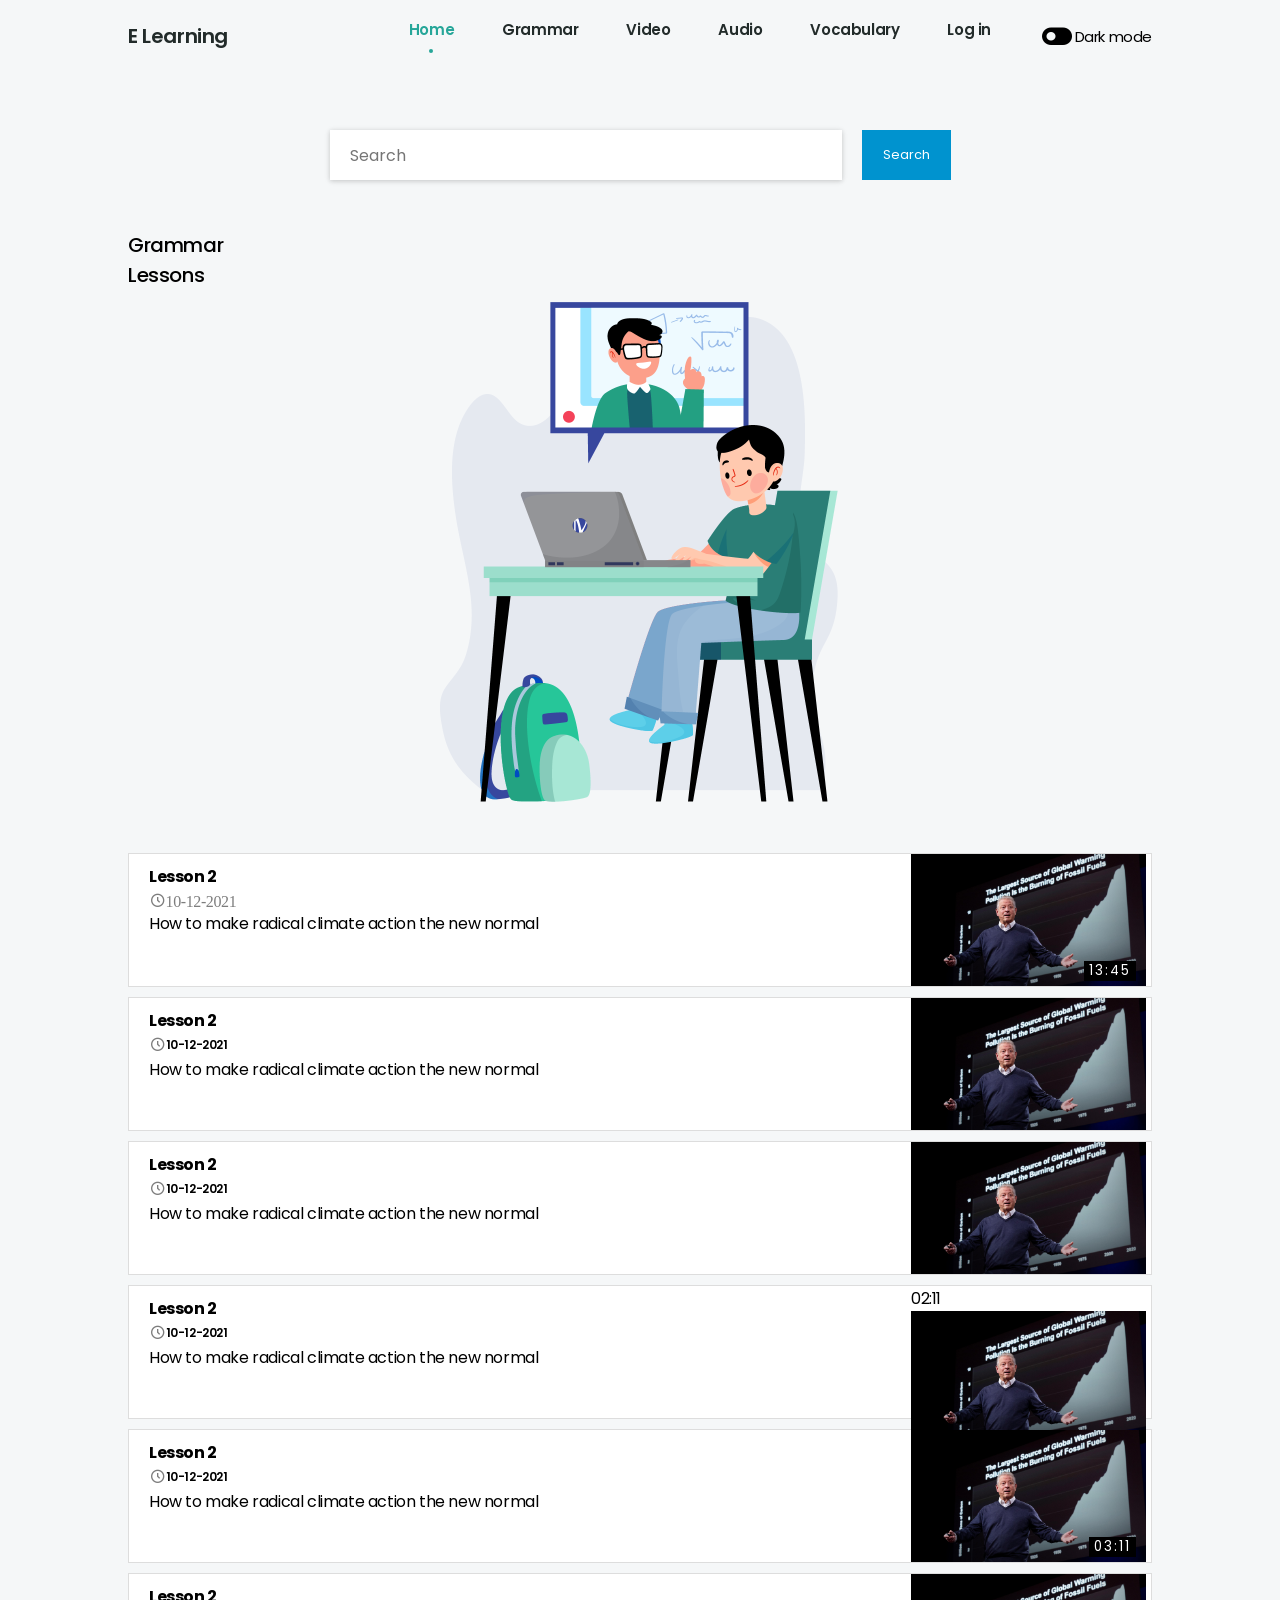
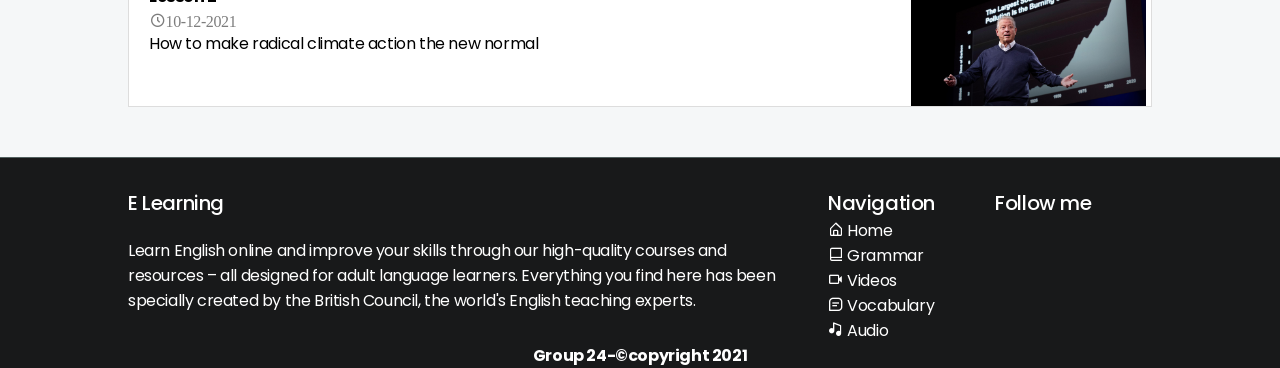
<file: src/html/grammar.html>
<!DOCTYPE html>
<html lang="en">
<head>
    <meta charset="UTF-8">
    <meta name="viewport" content="width=device-width, initial-scale=1.0">
    <title>E Learning</title>
    <link rel = "icon" href ="https://upload.wikimedia.org/wikipedia/commons/5/53/Google_%22G%22_Logo.svg" type = "image/x-icon">
    <link rel="preconnect" href="https://fonts.gstatic.com">
    <link href="https://fonts.googleapis.com/css2?family=Poppins:wght@200;300;400;500;600;700;800;900&display=swap" rel="stylesheet">
    <link href='https://unpkg.com/boxicons@2.0.7/css/boxicons.min.css' rel='stylesheet'>
    <link rel="stylesheet" href="../css/index.css">
    <link rel="stylesheet" href="../css/videoCourses.css">
    <script src="../js/icons.js"></script>
    
</head>
<body>
    <!---------------------TOP NAVIGATION-------------------->
    <header class="header" id="header">
        
    </header>

    <!--------------------SEARCH BAR------------------------>
    <section class="search-course" id="search-bar">
        
    </section>

    <!--------------------- LESSON LISTS------------------->
    <section class="new-lesson" id="new-video-lesson">
        <div class="container">
            <h2>Grammar</h2>
        </div>
        <div class="container">
            <h2>Lessons</h2>
        </div>
        <div class="container video-lesson">
            <div class="video-lesson__image">
                <img src="../../assets/images/group24_image1.png">
            </div>
            <div class="lessons">
                <div class="lesson-card">
                    <div class="lesson-card-left">
                          <a href="grammarLesson.html" class="lesson-card__index">
                              <b>Lesson 2</b>
                          </a>
                          <div class="lesson-card__time">
                            <i class='bx bx-time-five' style='color:#7d7d7d'>10-12-2021</i> 
                          </div>
                          <div class="lesson-card__content">
                            How to make radical climate action the new normal
                          </div>
                    </div>
                    <a href="grammarLesson.html" class="lesson-card-right">
                        <i class="far fa-play-circle"></i>
                        <div class="lesson-length">13:45</div>
                        <img src="../../assets/images/AlGore_2021T-embed.jpg" alt="Anh dai dien">
                    </a>
                    
                </div>
                <div class="lesson-card">
                    <div class="lesson-card-left">
                          <a href="grammarLesson.html" class="lesson-card__index">
                              <b>Lesson 2</b>
                          </a>
                          <div class="lesson-card__time">
                            <i class='bx bx-time-five' style='color:#7d7d7d'></i> 10-12-2021
                          </div>
                          <div class="lesson-card__content">
                            How to make radical climate action the new normal
                          </div>
                    </div>
                    <div class="lesson-card-right">
                        <i class="far fa-play-circle" ></i>
                        <img src="../../assets/images/AlGore_2021T-embed.jpg" alt="Anh dai dien">
                    </div>
                    
                </div>
                <div class="lesson-card">
                    <div class="lesson-card-left">
                          <a href="grammarLesson.html" class="lesson-card__index">
                              <b>Lesson 2</b>
                          </a>
                          <div class="lesson-card__time">
                            <i class='bx bx-time-five' style='color:#7d7d7d'></i> 10-12-2021
                          </div>
                          <div class="lesson-card__content">
                            How to make radical climate action the new normal
                          </div>
                    </div>
                    <a href="#" class="lesson-card-right">
                        <i class="far fa-play-circle"></i>
                        <img src="../../assets/images/AlGore_2021T-embed.jpg" alt="Anh dai dien">
                    </a>
                    
                </div>
                <div class="lesson-card">
                    <div class="lesson-card-left">
                          <a href="grammarLesson.html" class="lesson-card__index">
                              <b>Lesson 2</b>
                          </a>
                          <div class="lesson-card__time">
                            <i class='bx bx-time-five' style='color:#7d7d7d'></i> 10-12-2021
                          </div>
                          <div class="lesson-card__content">
                            How to make radical climate action the new normal
                          </div>
                    </div>
                    <a href="grammarLesson.html" class="lesson-card-right">
                        <i class="far fa-play-circle"></i>
                        <div class="grammarLesson.html">02:11</div>
                        <img src="../../assets/images/AlGore_2021T-embed.jpg" alt="Anh dai dien">
                    </a>
                    
                </div>
                <div class="lesson-card">
                    <div class="lesson-card-left">
                          <a href="grammarLesson.html" class="lesson-card__index">
                              <b>Lesson 2</b>
                          </a>
                          <div class="lesson-card__time">
                            <i class='bx bx-time-five' style='color:#7d7d7d'></i> 10-12-2021
                          </div>
                          <div class="lesson-card__content">
                            How to make radical climate action the new normal
                          </div>
                    </div>
                    <a href="grammarLesson.html" class="lesson-card-right">
                        <i class="far fa-play-circle"></i>
                        <div class="lesson-length">03:11</div>
                        <img src="../../assets/images/AlGore_2021T-embed.jpg" alt="Anh dai dien">
                    </a>
                    
                </div>
                <div class="lesson-card">
                    <div class="lesson-card-left">
                          <a href="grammarLesson.html" class="lesson-card__index">
                              <b>Lesson 2</b>
                          </a>
                          <div class="lesson-card__time">
                            <i class='bx bx-time-five' style='color:#7d7d7d'>10-12-2021</i> 
                          </div>
                          <div class="lesson-card__content">
                            How to make radical climate action the new normal
                          </div>
                    </div>
                    <a href="grammarLesson.html" class="lesson-card-right">
                        <i class="far fa-play-circle"></i>
                        <img src="../../assets/images/AlGore_2021T-embed.jpg" alt="Anh dai dien">
                    </a>
                    
                </div>
            </div>
        </div>
    </section>

    <!----------------------FOOTER----------------------->
    <section class="footer" id="footer">

    </section>

    <!--------------------ADD JS------------------------->
    <script src="../js/navigation.js"></script>
    <script src="../js/searchbar.js"></script>
    <script src="../js/footer.js"></script>
    <script src="../js/darkmode.js"></script>
    <script src="../js/index.js"></script>
</body>
</file>
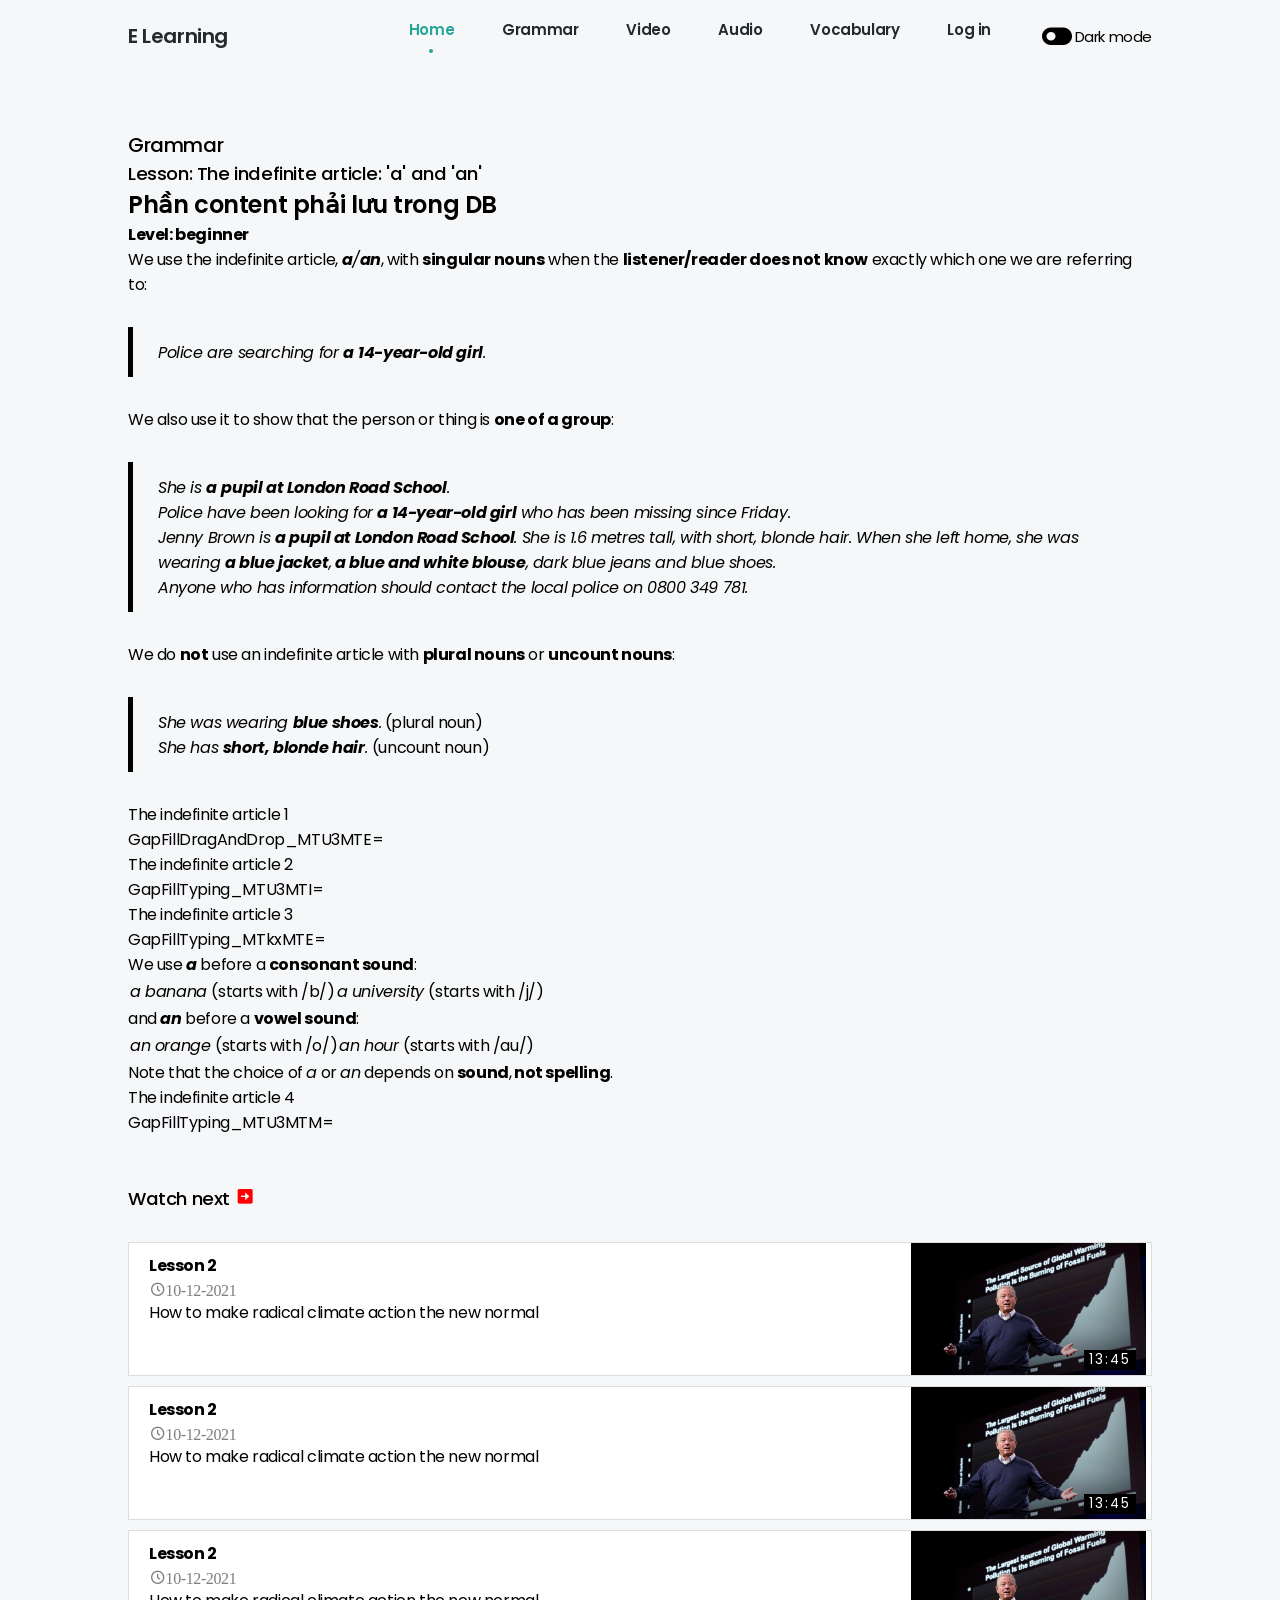
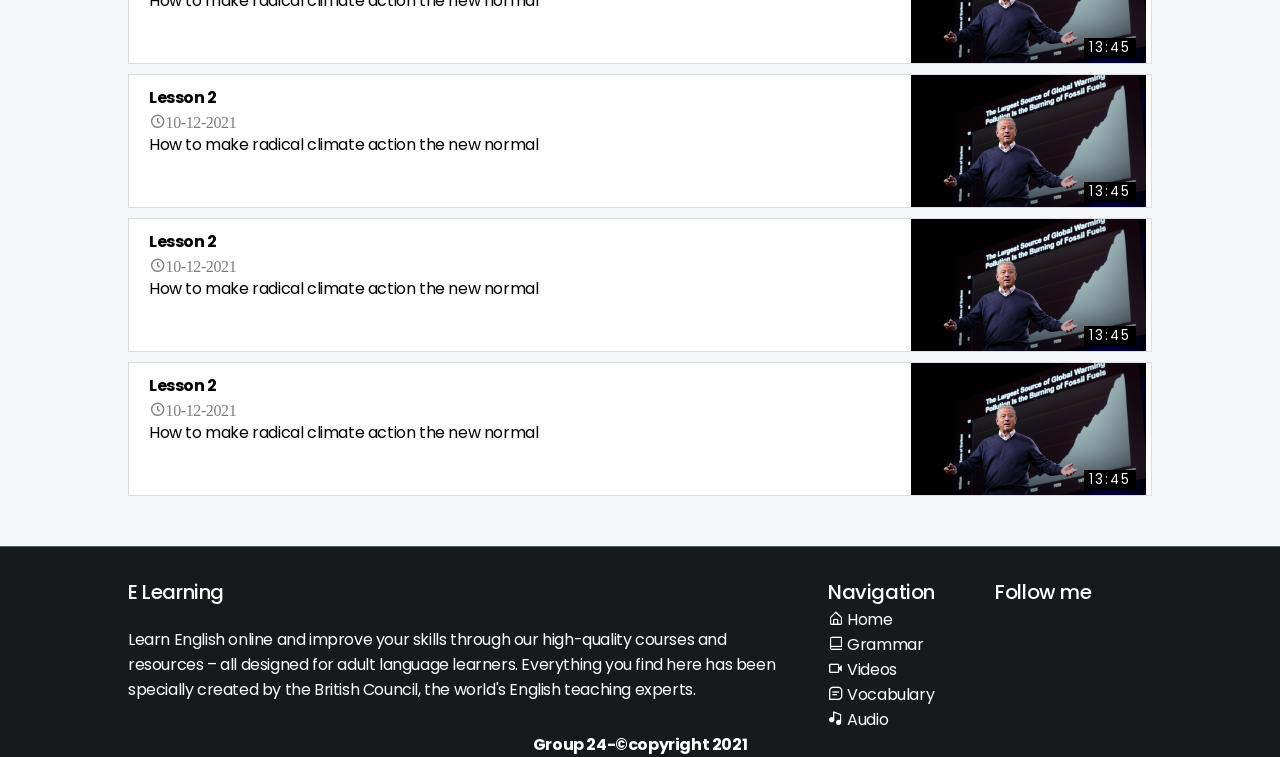
<file: src/html/grammarLesson.html>
<!DOCTYPE html>
<html lang="en">
<head>
    <meta charset="UTF-8">
    <meta name="viewport" content="width=device-width, initial-scale=1.0">
    <title>E Learning</title>
    <link rel = "icon" href ="https://upload.wikimedia.org/wikipedia/commons/5/53/Google_%22G%22_Logo.svg" type = "image/x-icon">
    <link rel="preconnect" href="https://fonts.gstatic.com">
    <link href="https://fonts.googleapis.com/css2?family=Poppins:wght@200;300;400;500;600;700;800;900&display=swap" rel="stylesheet">
    <link href='https://unpkg.com/boxicons@2.0.7/css/boxicons.min.css' rel='stylesheet'>
    <link rel="stylesheet" href="../css/index.css">
    <link rel="stylesheet" href="../css/videoCourses.css">
    <script src="../js/icons.js"></script>
    
</head>
<body onload="loader()">
    <div id="parentLoader" style="height:100vh;">
        <div id="loader"></div>
    </div>
    <div id="content" class="animate-top" >
        <!---------------------TOP NAVIGATION-------------------->
        <header class="header" id="header">
            
        </header>

        <section style="margin-top: 130px;">
            <div class="container">
                <h2>Grammar</h2>
                <h3>Lesson: The indefinite article: 'a' and 'an' </h3>
            </div>
            <div class="container">
                <div class="content">
                    <h1>Phần content phải lưu trong DB</h1>
                    <div class="field field--name-body field--type-text-with-summary field--label-hidden field--item"><p><strong>Level: beginner</strong></p>
        
                        <p>We use the indefinite article, <strong><em>a</em></strong><em>/</em><strong><em>an</em></strong>, with <a href="/node/1349/"><strong>singular nouns</strong></a> when the <strong>listener/reader does not know</strong> exactly which one we are referring to:</p>
                        
                        <blockquote>
                        <p><em>Police are searching for <strong>a</strong> <strong>14-year-old girl</strong>.</em></p>
                        </blockquote>
                        
                        <p>We also use it to show that the person or thing is <strong>one of a group</strong>:</p>
                        
                        <blockquote>
                        <p><em>She is <strong>a</strong> <strong>pupil at London Road School</strong>.</em></p>
                        
                        <p><em>Police have been looking for <strong>a 14-year-old girl</strong> who has been missing since Friday.</em></p>
                        
                        <p><em>Jenny Brown is <strong>a pupil at London Road School</strong>. She is 1.6 metres tall, with short, blonde hair. When she left home, she was wearing <strong>a blue jacket</strong>,<strong> a blue and white blouse</strong>, dark blue jeans and blue shoes. </em></p>
                        
                        <p><em>Anyone who has information should contact the local police on 0800 349 781.</em></p>
                        </blockquote>
                        
                        <p>We do <strong>not</strong> use an indefinite article with <a href="/node/1349"><strong>plural nouns</strong></a> or <a href="/node/1344/"><strong>uncount nouns</strong></a>:</p>
                        
                        <blockquote>
                        <p><em>She was wearing <strong>blue shoes</strong>.</em> (plural noun)<br />
                        <em>She has <strong>short, blonde hair</strong>. </em>(uncount noun)</p>
                        </blockquote>
                        
                        <dl class="ckeditor-accordion">
                            <dt>The indefinite article 1</dt>
                            <dd>
                            <p><a class="embed" href="http://gamedata.britishcouncil.org/d/GapFillDragAndDrop_MTU3MTE=.xml">GapFillDragAndDrop_MTU3MTE=</a></p>
                            </dd>
                            <dt>The indefinite article 2</dt>
                            <dd>
                            <p><a class="embed" href="http://gamedata.britishcouncil.org/d/GapFillTyping_MTU3MTI=.xml">GapFillTyping_MTU3MTI=</a></p>
                            </dd>
                            <dt>The indefinite article 3</dt>
                            <dd>
                            <p><a class="embed" href="http://gamedata.britishcouncil.org/d/GapFillTyping_MTkxMTE=.xml">GapFillTyping_MTkxMTE</a>=</p>
                            </dd>
                        </dl>
                        
                        <p>We use <strong><em>a</em></strong> before a <strong>consonant sound</strong>:</p>
                        
                        <table>
                            <tbody>
                                <tr>
                                    <td><em>a banana </em>(starts with /b/)</td>
                                    <td><em>a university </em>(starts with /j/)</td>
                                </tr>
                            </tbody>
                        </table>
                        
                        <p>and <strong><em>an</em></strong> before a <strong>vowel sound</strong>:</p>
                        
                        <table>
                            <tbody>
                                <tr>
                                    <td><em>an orange </em>(starts with /o/)</td>
                                    <td><em>an hour </em>(starts with /au/)</td>
                                </tr>
                            </tbody>
                        </table>
                        
                        <p>Note that the choice of <em>a</em> or <em>an</em> depends on <strong>sound</strong>,<strong> not spelling</strong>.</p>
                        
                        <dl class="ckeditor-accordion">
                            <dt>The indefinite article 4</dt>
                            <dd>
                            <p><a class="embed" href="http://gamedata.britishcouncil.org/d/GapFillTyping_MTU3MTM=.xml">GapFillTyping_MTU3MTM=</a></p>
                            </dd>
                        </dl>
                        
                        <p> </p>
                </div>
            </div>
        </section>

        <!----------------------NEXT LESSON---------------------->

        <section>
            <div class="continue-lesson container">
                <h3>Watch next <i class='bx bxs-right-arrow-square bx-fade-right' style="color: var(--danger-color);font-size: 20px;" ></i></h3>
                <div class="lessons">
                    <div class="lesson-card">
                        <div class="lesson-card-left">
                            <a href="lesson.html" class="lesson-card__index">
                                <b>Lesson 2</b>
                            </a>
                            <div class="lesson-card__time">
                                <i class='bx bx-time-five' style='color:#7d7d7d'>10-12-2021</i> 
                            </div>
                            <div class="lesson-card__content">
                                How to make radical climate action the new normal
                            </div>
                        </div>
                        <a href="lesson.html" class="lesson-card-right">
                            <i class="far fa-play-circle"></i>
                            <div class="lesson-length">13:45</div>
                            <img src="../../assets/images/AlGore_2021T-embed.jpg" alt="Anh dai dien">
                        </a>
                        
                    </div>
                    <div class="lesson-card">
                        <div class="lesson-card-left">
                            <a href="lesson.html" class="lesson-card__index">
                                <b>Lesson 2</b>
                            </a>
                            <div class="lesson-card__time">
                                <i class='bx bx-time-five' style='color:#7d7d7d'>10-12-2021</i> 
                            </div>
                            <div class="lesson-card__content">
                                How to make radical climate action the new normal
                            </div>
                        </div>
                        <a href="lesson.html" class="lesson-card-right">
                            <i class="far fa-play-circle"></i>
                            <div class="lesson-length">13:45</div>
                            <img src="../../assets/images/AlGore_2021T-embed.jpg" alt="Anh dai dien">
                        </a>
                        
                    </div>
                    <div class="lesson-card">
                        <div class="lesson-card-left">
                            <a href="#" class="lesson-card__index">
                                <b>Lesson 2</b>
                            </a>
                            <div class="lesson-card__time">
                                <i class='bx bx-time-five' style='color:#7d7d7d'>10-12-2021</i> 
                            </div>
                            <div class="lesson-card__content">
                                How to make radical climate action the new normal
                            </div>
                        </div>
                        <a href="#" class="lesson-card-right">
                            <i class="far fa-play-circle"></i>
                            <div class="lesson-length">13:45</div>
                            <img src="../../assets/images/AlGore_2021T-embed.jpg" alt="Anh dai dien">
                        </a>
                        
                    </div>
                    <div class="lesson-card">
                        <div class="lesson-card-left">
                            <a href="#" class="lesson-card__index">
                                <b>Lesson 2</b>
                            </a>
                            <div class="lesson-card__time">
                                <i class='bx bx-time-five' style='color:#7d7d7d'>10-12-2021</i> 
                            </div>
                            <div class="lesson-card__content">
                                How to make radical climate action the new normal
                            </div>
                        </div>
                        <a href="#" class="lesson-card-right">
                            <i class="far fa-play-circle"></i>
                            <div class="lesson-length">13:45</div>
                            <img src="../../assets/images/AlGore_2021T-embed.jpg" alt="Anh dai dien">
                        </a>
                        
                    </div>
                    <div class="lesson-card">
                        <div class="lesson-card-left">
                            <a href="#" class="lesson-card__index">
                                <b>Lesson 2</b>
                            </a>
                            <div class="lesson-card__time">
                                <i class='bx bx-time-five' style='color:#7d7d7d'>10-12-2021</i> 
                            </div>
                            <div class="lesson-card__content">
                                How to make radical climate action the new normal
                            </div>
                        </div>
                        <a href="#" class="lesson-card-right">
                            <i class="far fa-play-circle"></i>
                            <div class="lesson-length">13:45</div>
                            <img src="../../assets/images/AlGore_2021T-embed.jpg" alt="Anh dai dien">
                        </a>
                        
                    </div>
                    <div class="lesson-card">
                        <div class="lesson-card-left">
                            <a href="#" class="lesson-card__index">
                                <b>Lesson 2</b>
                            </a>
                            <div class="lesson-card__time">
                                <i class='bx bx-time-five' style='color:#7d7d7d'>10-12-2021</i> 
                            </div>
                            <div class="lesson-card__content">
                                How to make radical climate action the new normal
                            </div>
                        </div>
                        <a href="#" class="lesson-card-right">
                            <i class="far fa-play-circle"></i>
                            <div class="lesson-length">13:45</div>
                            <img src="../../assets/images/AlGore_2021T-embed.jpg" alt="Anh dai dien">
                        </a>
                        
                    </div>
                </div>
            </div>
        </section>

        <!------------------------FOOTER------------------------->
        <section class="footer" id="footer">

        </section>
    </div>

    <!--------------------ADD JS------------------------->
    <script src="../js/navigation.js"></script>
    <script src="../js/searchbar.js"></script>
    <script src="../js/footer.js"></script>
    <script src="../js/darkmode.js"></script>
    <script src="../js/index.js"></script>
    <script src="../js/loader.js"></script>
</body>
</file>
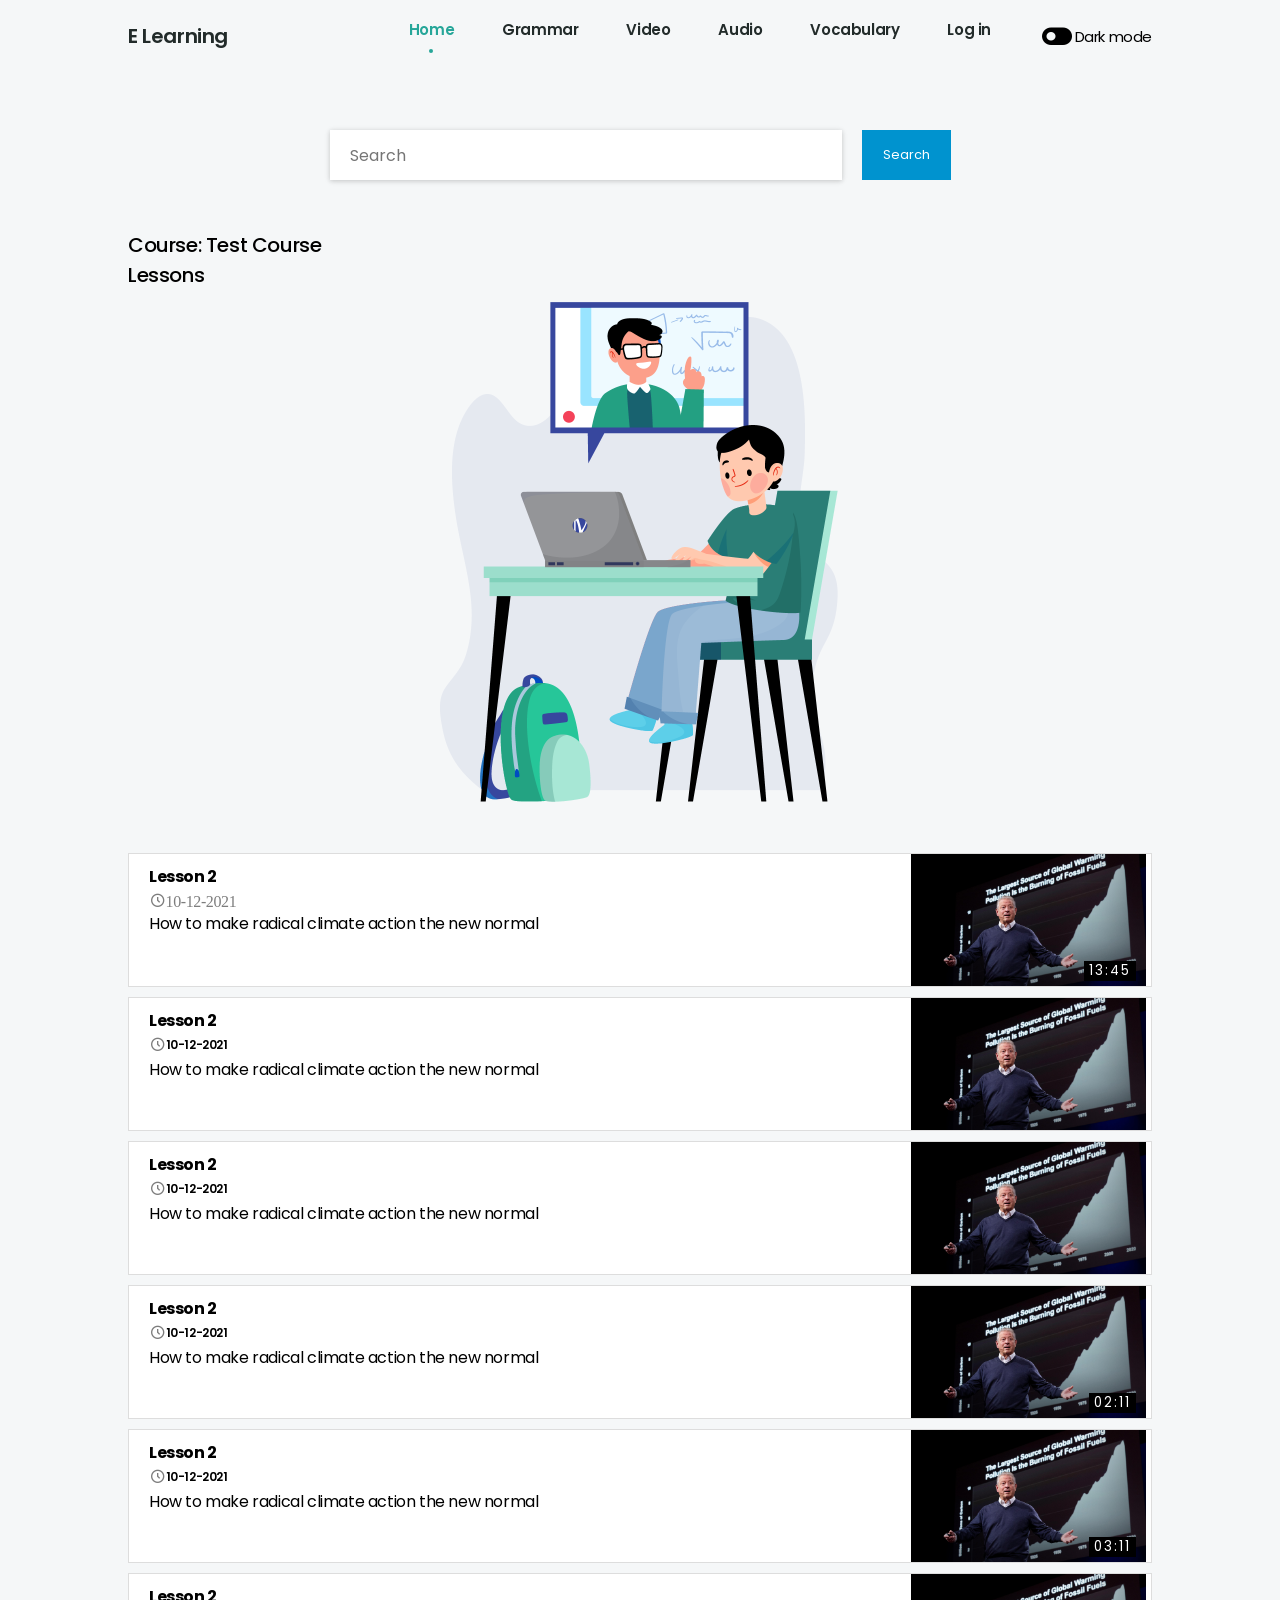
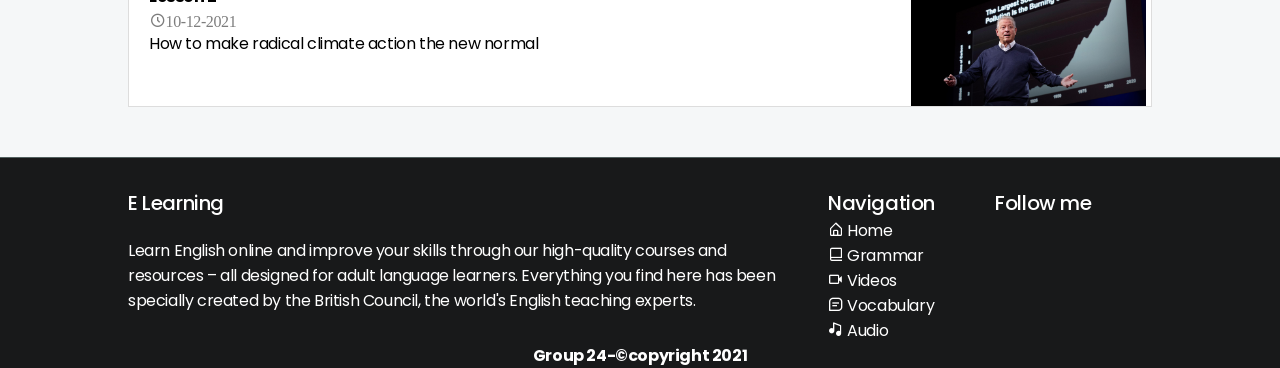
<file: src/html/lessonList.html>
<!DOCTYPE html>
<html lang="en">
<head>
    <meta charset="UTF-8">
    <meta name="viewport" content="width=device-width, initial-scale=1.0">
    <title>E Learning</title>
    <link rel = "icon" href ="https://upload.wikimedia.org/wikipedia/commons/5/53/Google_%22G%22_Logo.svg" type = "image/x-icon">
    <link rel="preconnect" href="https://fonts.gstatic.com">
    <link href="https://fonts.googleapis.com/css2?family=Poppins:wght@200;300;400;500;600;700;800;900&display=swap" rel="stylesheet">
    <link href='https://unpkg.com/boxicons@2.0.7/css/boxicons.min.css' rel='stylesheet'>
    <link rel="stylesheet" href="../css/index.css">
    <link rel="stylesheet" href="../css/videoCourses.css">
    <script src="../js/icons.js"></script>
    
</head>
<body>
    <!---------------------TOP NAVIGATION-------------------->
    <header class="header" id="header">
        
    </header>

    <!--------------------SEARCH BAR------------------------>
    <section class="search-course" id="search-bar">
        
    </section>

    <!--------------------- LESSON LISTS------------------->
    <section class="new-lesson" id="new-video-lesson">
        <div class="container">
            <h2>Course: Test Course</h2>
        </div>
        <div class="container">
            <h2>Lessons</h2>
        </div>
        <div class="container video-lesson">
            <div class="video-lesson__image">
                <img src="../../assets//images/group24_image1.png">
            </div>
            <div class="lessons">
                <div class="lesson-card">
                    <div class="lesson-card-left">
                          <a href="lesson.html" class="lesson-card__index">
                              <b>Lesson 2</b>
                          </a>
                          <div class="lesson-card__time">
                            <i class='bx bx-time-five' style='color:#7d7d7d'>10-12-2021</i> 
                          </div>
                          <div class="lesson-card__content">
                            How to make radical climate action the new normal
                          </div>
                    </div>
                    <a href="lesson.html" class="lesson-card-right">
                        <i class="far fa-play-circle"></i>
                        <div class="lesson-length">13:45</div>
                        <img src="../../assets/images/AlGore_2021T-embed.jpg" alt="Anh dai dien">
                    </a>
                    
                </div>
                <div class="lesson-card">
                    <div class="lesson-card-left">
                          <a href="lesson.html" class="lesson-card__index">
                              <b>Lesson 2</b>
                          </a>
                          <div class="lesson-card__time">
                            <i class='bx bx-time-five' style='color:#7d7d7d'></i> 10-12-2021
                          </div>
                          <div class="lesson-card__content">
                            How to make radical climate action the new normal
                          </div>
                    </div>
                    <div class="lesson-card-right">
                        <i class="far fa-play-circle" ></i>
                        <img src="../../assets/images/AlGore_2021T-embed.jpg" alt="Anh dai dien">
                    </div>
                    
                </div>
                <div class="lesson-card">
                    <div class="lesson-card-left">
                          <a href="lesson.html" class="lesson-card__index">
                              <b>Lesson 2</b>
                          </a>
                          <div class="lesson-card__time">
                            <i class='bx bx-time-five' style='color:#7d7d7d'></i> 10-12-2021
                          </div>
                          <div class="lesson-card__content">
                            How to make radical climate action the new normal
                          </div>
                    </div>
                    <a href="#" class="lesson-card-right">
                        <i class="far fa-play-circle"></i>
                        <img src="../../assets/images/AlGore_2021T-embed.jpg" alt="Anh dai dien">
                    </a>
                    
                </div>
                <div class="lesson-card">
                    <div class="lesson-card-left">
                          <a href="lesson.html" class="lesson-card__index">
                              <b>Lesson 2</b>
                          </a>
                          <div class="lesson-card__time">
                            <i class='bx bx-time-five' style='color:#7d7d7d'></i> 10-12-2021
                          </div>
                          <div class="lesson-card__content">
                            How to make radical climate action the new normal
                          </div>
                    </div>
                    <a href="lesson.html" class="lesson-card-right">
                        <i class="far fa-play-circle"></i>
                        <div class="lesson-length">02:11</div>
                        <img src="../../assets/images/AlGore_2021T-embed.jpg" alt="Anh dai dien">
                    </a>
                    
                </div>
                <div class="lesson-card">
                    <div class="lesson-card-left">
                          <a href="lesson.html" class="lesson-card__index">
                              <b>Lesson 2</b>
                          </a>
                          <div class="lesson-card__time">
                            <i class='bx bx-time-five' style='color:#7d7d7d'></i> 10-12-2021
                          </div>
                          <div class="lesson-card__content">
                            How to make radical climate action the new normal
                          </div>
                    </div>
                    <a href="lesson.html" class="lesson-card-right">
                        <i class="far fa-play-circle"></i>
                        <div class="lesson-length">03:11</div>
                        <img src="../../assets/images/AlGore_2021T-embed.jpg" alt="Anh dai dien">
                    </a>
                    
                </div>
                <div class="lesson-card">
                    <div class="lesson-card-left">
                          <a href="lesson.html" class="lesson-card__index">
                              <b>Lesson 2</b>
                          </a>
                          <div class="lesson-card__time">
                            <i class='bx bx-time-five' style='color:#7d7d7d'>10-12-2021</i> 
                          </div>
                          <div class="lesson-card__content">
                            How to make radical climate action the new normal
                          </div>
                    </div>
                    <a href="lesson.html" class="lesson-card-right">
                        <i class="far fa-play-circle"></i>
                        <img src="../../assets/images/AlGore_2021T-embed.jpg" alt="Anh dai dien">
                    </a>
                    
                </div>
            </div>
        </div>
    </section>

    <!----------------------FOOTER----------------------->
    <section class="footer" id="footer">

    </section>

    <!--------------------ADD JS------------------------->
    <script src="../js/loader.js"></script>
    <script src="../js/navigation.js"></script>
    <script src="../js/searchbar.js"></script>
    <script src="../js/footer.js"></script>
    <script src="../js/darkmode.js"></script>
</body>
</file>
<file: src/css/index.css>
@import url("config.css");
@import url("footer.css");
@import url("navigation.css");
@import url("loader.css");

/*============================ SEARCH BAR =============================*/
.search-container{
  margin-bottom: 25px;
}

.search-bar {
  display: flex;
  justify-content: center;
}

.search-bar__input{
  height: 50px;
  margin-right: 20px;
  text-indent: 20px;
  outline: none;
  -webkit-box-shadow: var(--box-shadow);
  -moz-box-shadow: var(--box-shadow);
  box-shadow: var(--box-shadow);
  border:none;
  font-size: var(--font-size);
  position: relative;
}

.search-bar__input:focus{
  box-shadow: var(--box-shadow-hover);
}

.search-bar__icon {
  position: absolute;
  right:50px;
}

.search-bar__btn{
  height: 50px;
  padding-right: 20px;
  padding-left: 20px;
  text-align: center;
  border: 1px solid var(--primary-color-btn);
  overflow: unset; 
}

/*======================== COURSE LIST============================ */
.course-list{
  display: flex;
  width: 100% ;
  flex-direction: row;
  flex-wrap: wrap;
  justify-content: center;
  align-items: flex-end;
}

.course-item {
  background-color: var(--background-color-item);
  width: 290px;
  /* height: 466px; */
  margin: 20px 10px;
  position: relative;
  transition: 0.5s;
  left: 0px;
  box-shadow: var(--box-shadow);
  -webkit-box-shadow : var(--box-shadow);
  -moz-box-shadow : var(--box-shadow);
  border: var(--border-none);
}

.course-item:hover {
  -webkit-box-shadow: var(--box-shadow-hover);
  -moz-box-shadow: var(--box-shadow-hover);
  box-shadow: var(--box-shadow-hover);
}

.course-item >img {
  width: 100%;
  min-width: 290px;
}

.course-item__name {
  font-size: 1.25rem;
  color: #0062e4;
  font-weight: 400;
}

.course-item-information{
  width: 90%;
  margin: 0 auto;
  font-size: var(--normal-font-size);
}

.course-item__button{
  margin-top:20px;
  font-size: 1rem;
  display: flex;
  justify-content: center;
  align-items: center;
}

.course-btn:hover {
  opacity: 0.75;
  transition: .5s ease-in-out;
  color: #ffffff;
  background-color:var(--primary-color-btn);
  border-radius: var(--border-radius);
  width: 60%;
}

.course-item__button > button {
    width: 50%;
    height: 40px;
    margin-bottom: 20px;
    border: none;
}

.course-item__button > a {
  display: flex;
  width: 50%;
  height: 40px;
  border: none;
  text-align: center;
  font-size: var(--button-font-size);
  margin-bottom: 20px;
  justify-content: center;
  align-items: center;
}

.course-item__button > a:hover {
  font-size: var(--button-font-size-hover);
}
/*==================================FAQ=========================================*/
.faqs {
  width: 60%;
}

.faq-list-item {
  background-color: var(--background-color-item);
  border: 1px solid #e0e0e0;
  margin-bottom: 10px;
  padding: 12px;
}

.question {
  background-color: transparent;
  border: none;
  outline: none;
  display: flex;
  flex-direction: row;
  align-items: center;
  min-height: 84px;
  margin: 0;
  padding: 0;
  width: 100%;
}

.faq-list-item__icon {
  font-size: 2rem;
  color: var(--info--color);
}

.faq-list-item__detail {
  padding: 1.5rem !important;
  overflow: hidden;
}

[hidden = true] {
  display: none;
}

[hidden = false] {
  display: block;
}

.question > h3 {
  font-weight: 600;
}

/*===============================END-FAQ======================================*/

/*==================================NEW COURSE================================*/

.new-course {
  width: 100%;
  position: relative;
  margin: auto;
  display: flex;
  align-items: center;
  overflow-x: auto;
}

.fa-angle-right, .fa-angle-left {
  font-size: 30px;
  position: absolute;
}

.fa-angle-right{
  right: 7%;
}

.fa-angle-left {
  left: 7%;
}

.carousel {
  position: relative;
  margin: auto;  
  display: flex;
  align-items: center;
  overflow-x: auto;
  justify-content: flex-start;  
}

.carousel::-webkit-scrollbar {
  visibility: hidden;
}

#next, #previous {
  cursor: pointer;
}

#next:hover, #previous:hover {
  color: #FF0000;
  font-size: 40px;
}

/*=======================SCROLL=============================*/
.row {
  display: flex;
  flex-wrap: wrap;
  align-items: center;
}

.left-to-right {
  transform: translateX(-150%);
  transition: 1s ease-in-out;
}

.left-to-right.start {
  transform: translateX(0);
}

.right-to-left {
  transform: translateX(150%);
  transition: 1s ease-in-out;
}

.right-to-left.start {
  transform: translateX(0);
}

.image-scroll {
  width: 100%;
}
</file>
<file: src/css/videoCourses.css>
@import url(lesson_card.css);
@import url("loader.css");
.video-lesson {
    display: grid;
    grid-template-columns: 50% 50%;
}
.video-lesson__image {
    flex-grow: 1;
    max-width: 500px;
    align-items: center;
    margin: auto;
}

.video-lesson__image > img {
    max-width: 400px;
}
.lessons {
    flex-grow: 2;
}
.show-more-container {
    text-align: center;
}

.show-more{
    height: 40px;
    margin-bottom: 20px;
    border: none;
    width: 15%;
    transition: 1s ease-in-out;
}
.show-more:hover {
    width: 17%;
    border-radius: var(--border-radius);
}

@media screen and (max-width: 1350px) {
    .video-lesson {
        grid-template-columns: none;
    }
}

@media screen and (max-width: 1024px) {
    .video-lesson {
        grid-template-columns: none;
    }
    
}

@media screen and (max-width: 400px) {
    
    .video-lesson__image > img {
        max-width: 300px;
    }
}
</file>
